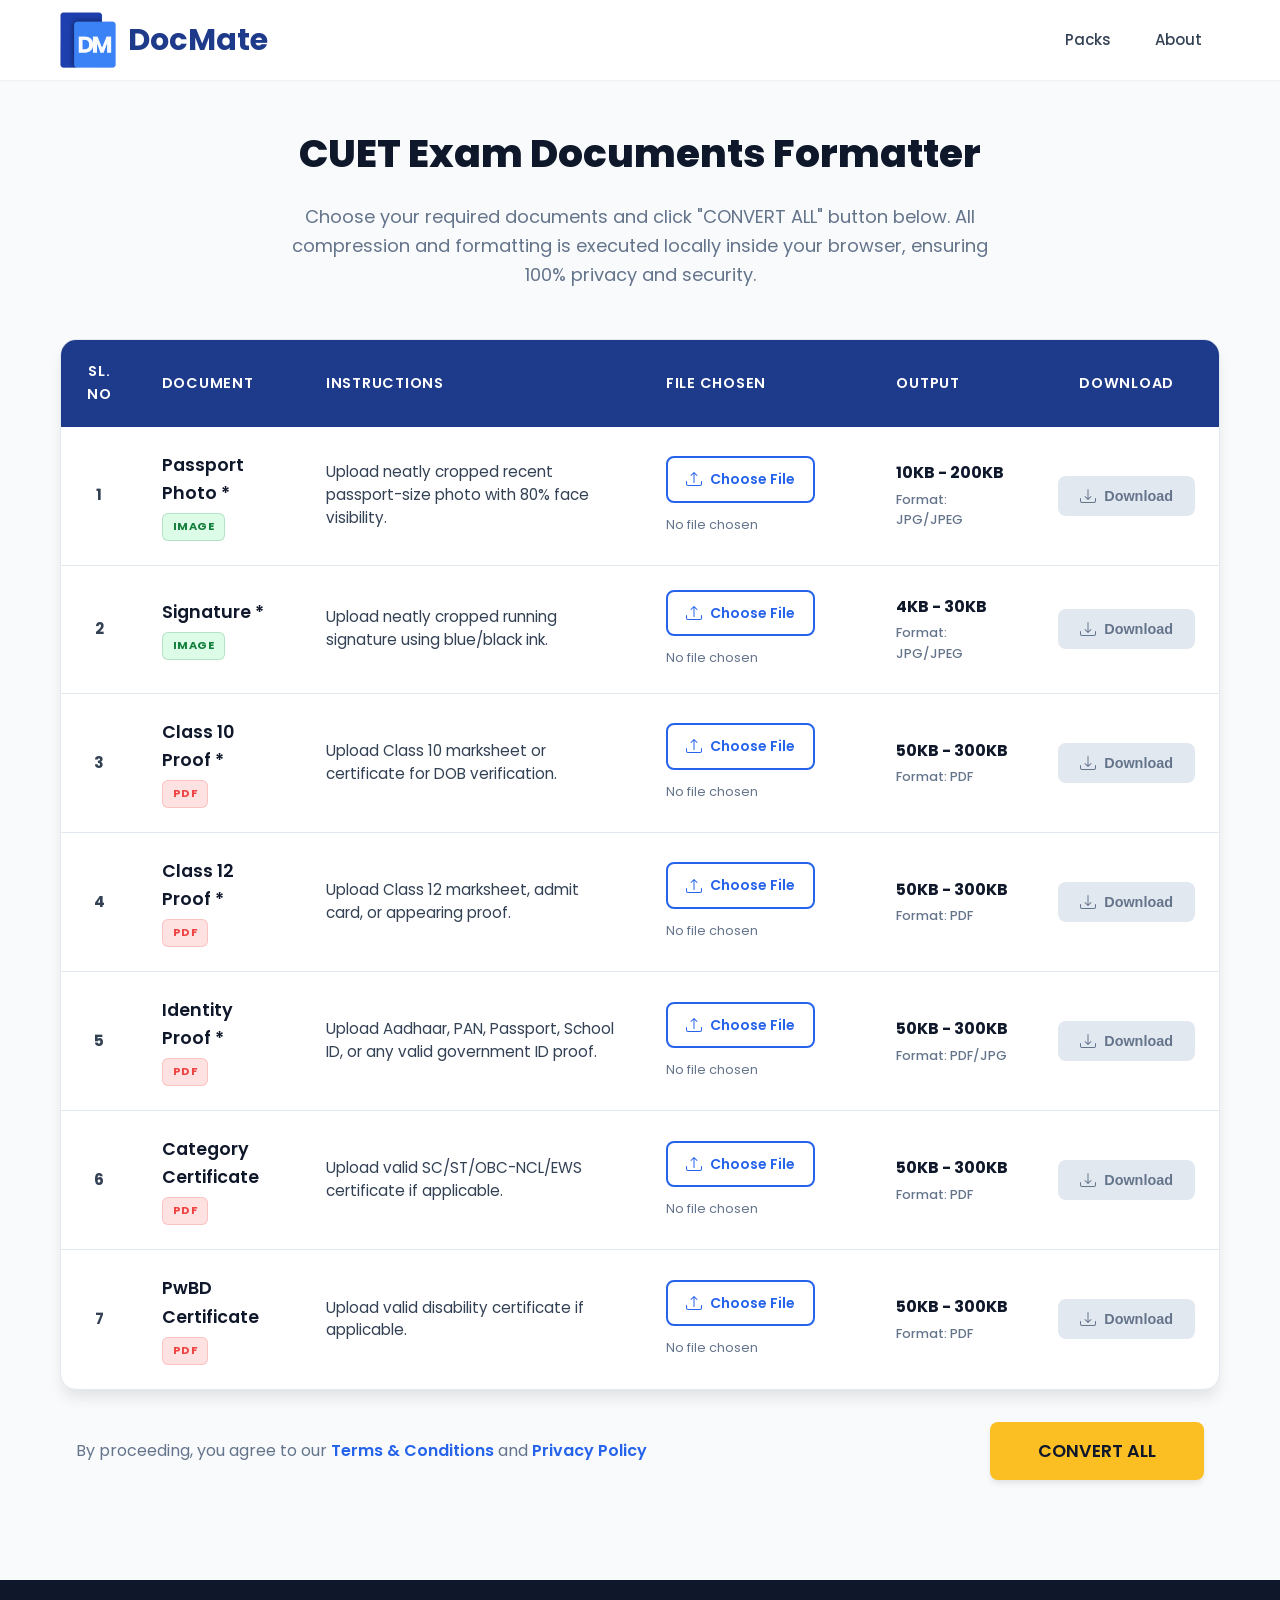
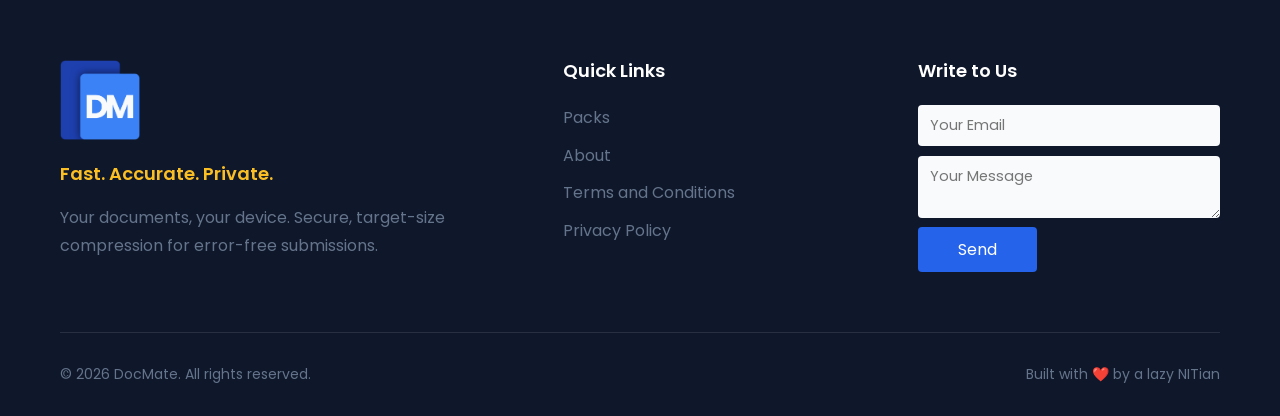
<file: docmate/cuet.html>
<!DOCTYPE html>
<html lang="en">

<head>
    <meta charset="UTF-8">
    <meta name="viewport" content="width=device-width, initial-scale=1.0">
    <meta name="description"
        content="Format all your CUET exam documents with just one click. Compress and format pdfs' and photos locally.">
    <title>DocMate – Format Your CUET Documents Easily</title>
    <link rel="stylesheet" href="styles/style.css">
    <link rel="stylesheet" href="styles/pack.css">
    <link rel="preconnect" href="https://fonts.googleapis.com">
    <link rel="preconnect" href="https://fonts.gstatic.com" crossorigin>
    <link
        href="https://fonts.googleapis.com/css2?family=Poppins:wght@400;500;600;700;800&family=Playfair+Display:wght@700&display=swap"
        rel="stylesheet">
    <link rel="icon" href="pics/logo.png" type="image/png">
</head>

<body>
    <!-- Navigation -->
    <nav class="navbar" id="navbar">
        <div class="nav-container">
            <a href="index.html" class="logo">
                <img src="pics/logo.png" alt="DocMate Logo" class="logo-img">
                <span class="logo-text">DocMate</span>
            </a>
            <ul class="nav-links" id="nav-links">
                <li><a href="index.html#menu" class="nav-link">Packs</a></li>
                <li><a href="index.html#about" class="nav-link">About</a></li>
            </ul>
        </div>
    </nav>

    <!-- PACK Section -->
    <section class="pack-section" id="pack" pack="cuet">
        <div class="container">
            <div class="pack-section-header">
                <h1 id="title" class="pack-section-title">CUET Exam Documents Formatter</h1>
                <p id="subtitle" class="pack-section-subtitle">Choose your required documents and click "CONVERT ALL" button below. All compression and formatting is executed locally inside your browser, ensuring 100% privacy and security.</p>
            </div>

            <div class="table-container">
                <div class="table-responsive">
                    <table class="pack-table">
                        <thead>
                            <tr>
                                <th style="width: 80px; text-align: center;">SL. NO</th>
                                <th style="width: 180px;">Document</th>
                                <th>Instructions</th>
                                <th style="width: 280px;">File Chosen</th>
                                <th style="width: 200px;">Output</th>
                                <th style="width: 180px; text-align: center;">Download</th>
                            </tr>
                        </thead>
                        <tbody id="tablebody"></tbody>
                    </table>
                </div>
            </div>

            <div class="end-panel">
                <div class="info">
                    <p>By proceeding, you agree to our <a href="#">Terms & Conditions</a> and <a href="#">Privacy Policy</a>
                    </p>
                </div>
                <div class="convertbtn">
                    <button id="btn-convert" class="btn-convert">CONVERT ALL</button>
                </div>
            </div>
        </div>
    </section>

    <!-- Footer -->
    <footer class="footer">
        <div class="container">
            <div class="footer-content">
                <div class="footer-brand">
                    <img src="pics/logo.png" alt="DocMate" class="footer-logo">
                    <p class="footer-tagline">Fast. Accurate. Private.</p>
                    <p class="footer-description">Your documents, your device. Secure, target-size compression for
                        error-free submissions.</p>
                </div>
                <div class="footer-links">
                    <h4>Quick Links</h4>
                    <ul>
                        <li><a href="index.html#menu">Packs</a></li>
                        <li><a href="index.html#about">About</a></li>
                        <li><a href="tnc.html#tnc">Terms and Conditions</a></li>
                        <li><a href="tnc.html#privacypolicy">Privacy Policy</a></li>
                    </ul>
                </div>
                <div class="footer-contact">
                    <h4>Write to Us</h4>
                    <form id="contactForm" class="contact-form">
                        <input type="email" id="userEmail" placeholder="Your Email" required>
                        <textarea id="userMessage" placeholder="Your Message" required></textarea>
                        <button type="submit">Send</button>
                    </form>
                    <script>
                        document.getElementById('contactForm').addEventListener('submit', async (e) => {
                            e.preventDefault();
                            const response = await fetch('/api/send', {
                                method: 'POST',
                                headers: { 'Content-Type': 'application/json' },
                                body: JSON.stringify({
                                    email: document.getElementById('userEmail').value,
                                    message: document.getElementById('userMessage').value
                                })
                            });
                            if (response.ok) alert('Message sent securely!');
                        });
                    </script>
                </div>
            </div>
            <div class="footer-bottom">
                <p>&copy; 2026 DocMate. All rights reserved.</p>
                <p>Built with ❤️ by a lazy NITian</p>
            </div>
        </div>
    </footer>


    <script src="scripts/pack.js"></script>
    <!-- Interactive Client-side Scripting -->

</body>

</html>
</file>
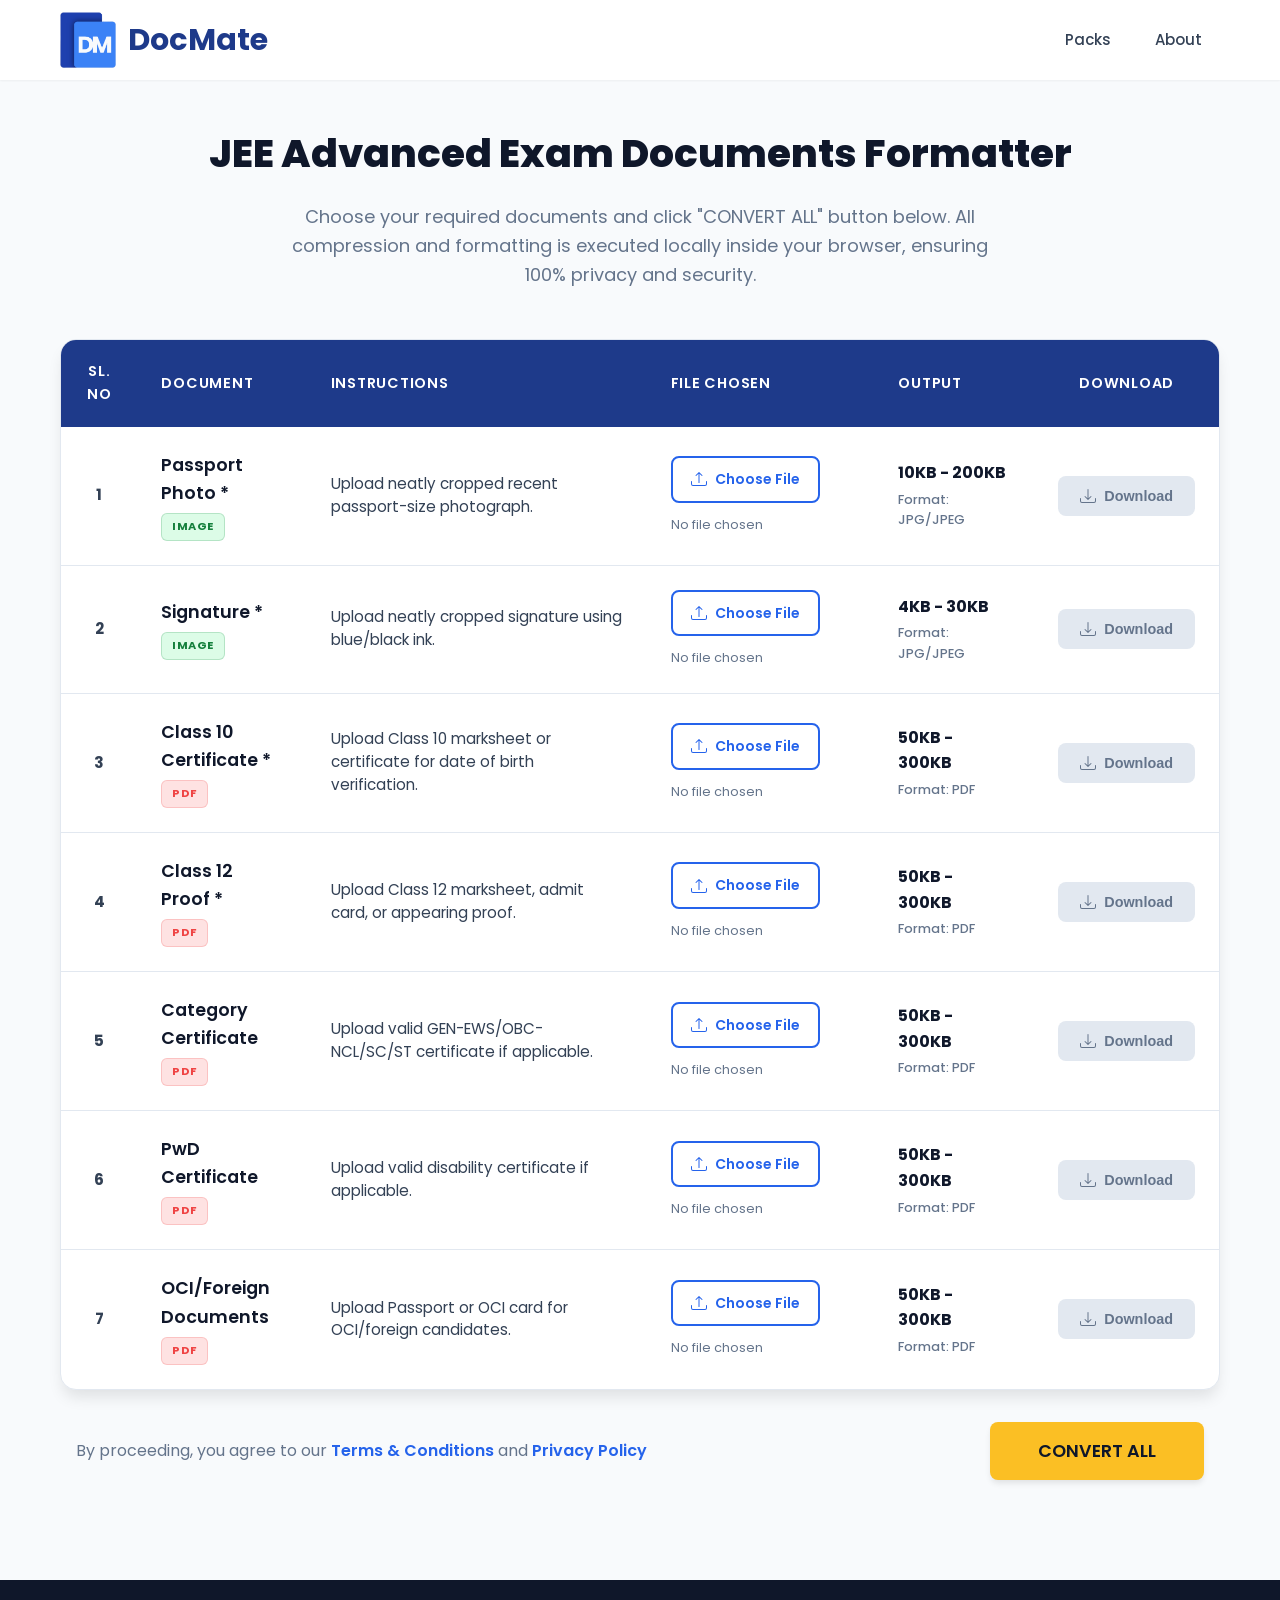
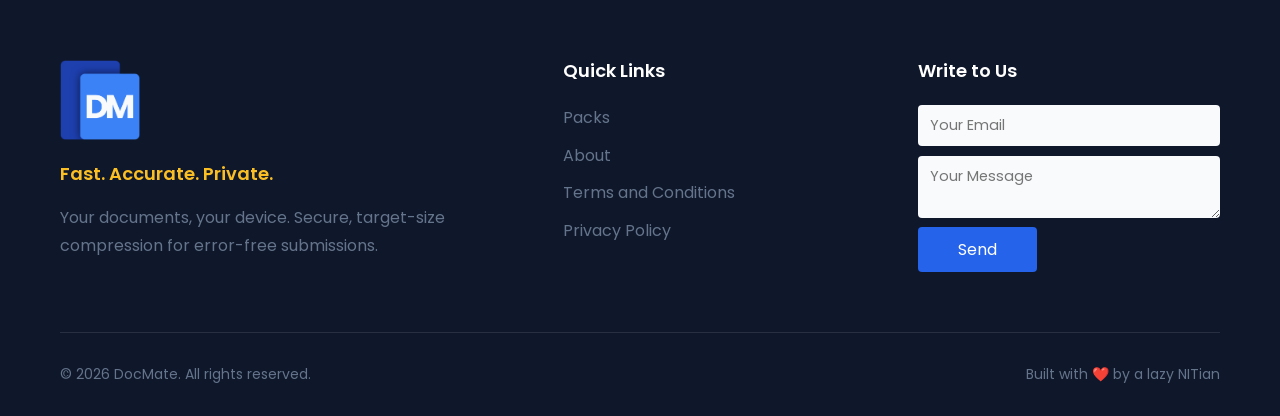
<file: docmate/jeeadv.html>
<!DOCTYPE html>
<html lang="en">

<head>
    <meta charset="UTF-8">
    <meta name="viewport" content="width=device-width, initial-scale=1.0">
    <meta name="description"
        content="Format all your JEE Advanced exam documents with just one click. Compress and format pdfs' and photos locally.">
    <title>DocMate – Format Your JEE Advanced Documents Easily</title>
    <link rel="stylesheet" href="styles/style.css">
    <link rel="stylesheet" href="styles/pack.css">
    <link rel="preconnect" href="https://fonts.googleapis.com">
    <link rel="preconnect" href="https://fonts.gstatic.com" crossorigin>
    <link
        href="https://fonts.googleapis.com/css2?family=Poppins:wght@400;500;600;700;800&family=Playfair+Display:wght@700&display=swap"
        rel="stylesheet">
    <link rel="icon" href="pics/logo.png" type="image/png">
</head>

<body>
    <!-- Navigation -->
    <nav class="navbar" id="navbar">
        <div class="nav-container">
            <a href="index.html" class="logo">
                <img src="pics/logo.png" alt="DocMate Logo" class="logo-img">
                <span class="logo-text">DocMate</span>
            </a>
            <ul class="nav-links" id="nav-links">
                <li><a href="index.html#menu" class="nav-link">Packs</a></li>
                <li><a href="index.html#about" class="nav-link">About</a></li>
            </ul>
        </div>
    </nav>

    <!-- PACK Section -->
    <section class="pack-section" id="pack" pack="jeeadv">
        <div class="container">
            <div class="pack-section-header">
                <h1 id="title" class="pack-section-title">JEE Advanced Exam Documents Formatter</h1>
                <p id="subtitle" class="pack-section-subtitle">Choose your required documents and click "CONVERT ALL" button below. All compression and formatting is executed locally inside your browser, ensuring 100% privacy and security.</p>
            </div>

            <div class="table-container">
                <div class="table-responsive">
                    <table class="pack-table">
                        <thead>
                            <tr>
                                <th style="width: 80px; text-align: center;">SL. NO</th>
                                <th style="width: 180px;">Document</th>
                                <th>Instructions</th>
                                <th style="width: 280px;">File Chosen</th>
                                <th style="width: 200px;">Output</th>
                                <th style="width: 180px; text-align: center;">Download</th>
                            </tr>
                        </thead>
                        <tbody id="tablebody"></tbody>
                    </table>
                </div>
            </div>

            <div class="end-panel">
                <div class="info">
                    <p>By proceeding, you agree to our <a href="#">Terms & Conditions</a> and <a href="#">Privacy Policy</a>
                    </p>
                </div>
                <div class="convertbtn">
                    <button id="btn-convert" class="btn-convert">CONVERT ALL</button>
                </div>
            </div>
        </div>
    </section>

    <!-- Footer -->
    <footer class="footer">
        <div class="container">
            <div class="footer-content">
                <div class="footer-brand">
                    <img src="pics/logo.png" alt="DocMate" class="footer-logo">
                    <p class="footer-tagline">Fast. Accurate. Private.</p>
                    <p class="footer-description">Your documents, your device. Secure, target-size compression for
                        error-free submissions.</p>
                </div>
                <div class="footer-links">
                    <h4>Quick Links</h4>
                    <ul>
                        <li><a href="index.html#menu">Packs</a></li>
                        <li><a href="index.html#about">About</a></li>
                        <li><a href="tnc.html#tnc">Terms and Conditions</a></li>
                        <li><a href="tnc.html#privacypolicy">Privacy Policy</a></li>
                    </ul>
                </div>
                <div class="footer-contact">
                    <h4>Write to Us</h4>
                    <form id="contactForm" class="contact-form">
                        <input type="email" id="userEmail" placeholder="Your Email" required>
                        <textarea id="userMessage" placeholder="Your Message" required></textarea>
                        <button type="submit">Send</button>
                    </form>
                    <script>
                        document.getElementById('contactForm').addEventListener('submit', async (e) => {
                            e.preventDefault();
                            const response = await fetch('/api/send', {
                                method: 'POST',
                                headers: { 'Content-Type': 'application/json' },
                                body: JSON.stringify({
                                    email: document.getElementById('userEmail').value,
                                    message: document.getElementById('userMessage').value
                                })
                            });
                            if (response.ok) alert('Message sent securely!');
                        });
                    </script>
                </div>
            </div>
            <div class="footer-bottom">
                <p>&copy; 2026 DocMate. All rights reserved.</p>
                <p>Built with ❤️ by a lazy NITian</p>
            </div>
        </div>
    </footer>


    <script src="scripts/pack.js"></script>
    <!-- Interactive Client-side Scripting -->

</body>

</html>
</file>
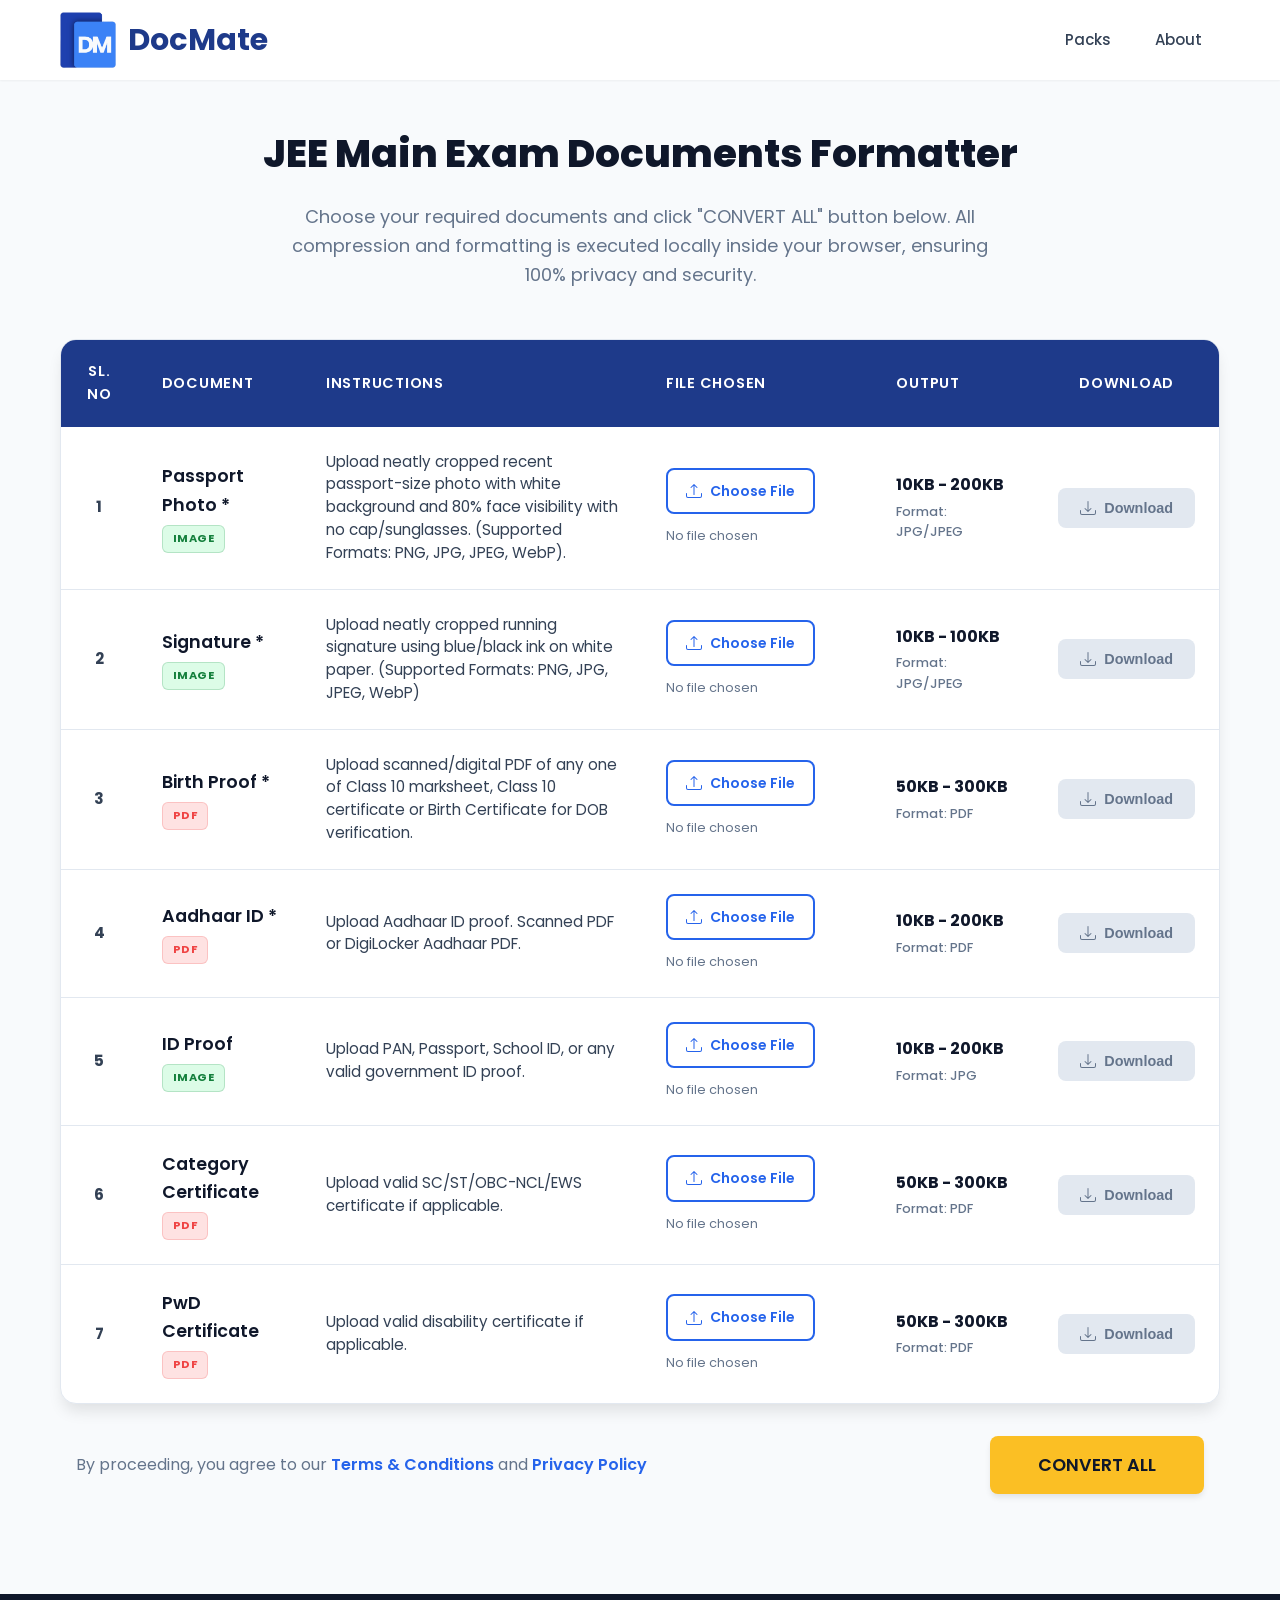
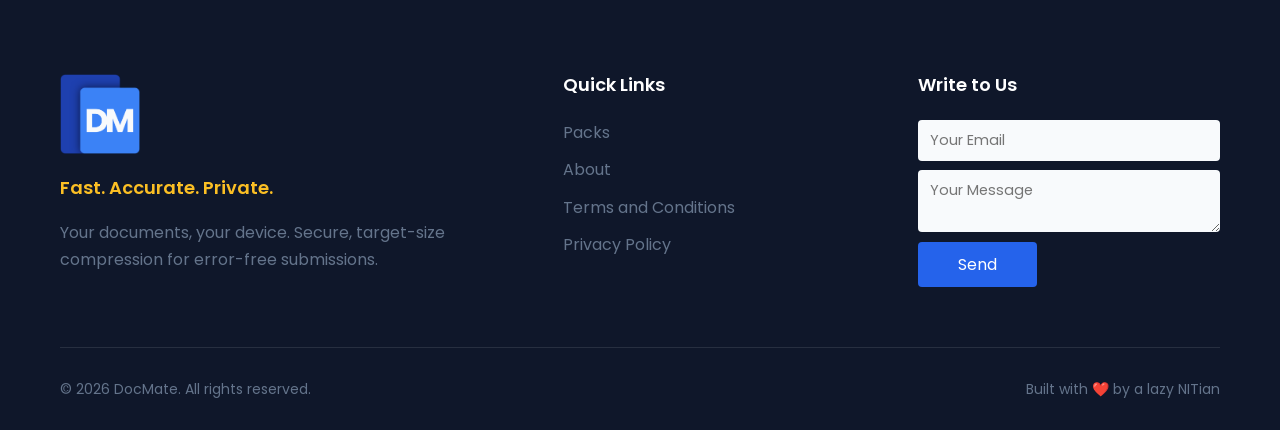
<file: docmate/jeemain.html>
<!DOCTYPE html>
<html lang="en">

<head>
    <meta charset="UTF-8">
    <meta name="viewport" content="width=device-width, initial-scale=1.0">
    <meta name="description"
        content="Format all your JEE Main exam documents with just one click. Compress and format pdfs' and photos locally.">
    <title>DocMate – Format Your JEE Main Documents Easily</title>
    <link rel="stylesheet" href="styles/style.css">
    <link rel="stylesheet" href="styles/pack.css">
    <link rel="preconnect" href="https://fonts.googleapis.com">
    <link rel="preconnect" href="https://fonts.gstatic.com" crossorigin>
    <link
        href="https://fonts.googleapis.com/css2?family=Poppins:wght@400;500;600;700;800&family=Playfair+Display:wght@700&display=swap"
        rel="stylesheet">
    <link rel="icon" href="pics/logo.png" type="image/png">
</head>

<body>
    <!-- Navigation -->
    <nav class="navbar" id="navbar">
        <div class="nav-container">
            <a href="index.html" class="logo">
                <img src="pics/logo.png" alt="DocMate Logo" class="logo-img">
                <span class="logo-text">DocMate</span>
            </a>
            <ul class="nav-links" id="nav-links">
                <li><a href="index.html#menu" class="nav-link">Packs</a></li>
                <li><a href="index.html#about" class="nav-link">About</a></li>
            </ul>
        </div>
    </nav>

    <!-- PACK Section -->
    <section class="pack-section" id="pack" pack="jeemain">
        <div class="container">
            <div class="pack-section-header">
                <h1 id="title" class="pack-section-title">JEE Main Exam Documents Formatter</h1>
                <p id="subtitle" class="pack-section-subtitle">Choose your required documents and click "CONVERT ALL" button below. All compression and formatting is executed locally inside your browser, ensuring 100% privacy and security.</p>
            </div>

            <div class="table-container">
                <div class="table-responsive">
                    <table class="pack-table">
                        <thead>
                            <tr>
                                <th style="width: 80px; text-align: center;">SL. NO</th>
                                <th style="width: 180px;">Document</th>
                                <th>Instructions</th>
                                <th style="width: 280px;">File Chosen</th>
                                <th style="width: 200px;">Output</th>
                                <th style="width: 180px; text-align: center;">Download</th>
                            </tr>
                        </thead>
                        <tbody id="tablebody"></tbody>
                    </table>
                </div>
            </div>

            <div class="end-panel">
                <div class="info">
                    <p>By proceeding, you agree to our <a href="#">Terms & Conditions</a> and <a href="#">Privacy Policy</a>
                    </p>
                </div>
                <div class="convertbtn">
                    <button id="btn-convert" class="btn-convert">CONVERT ALL</button>
                </div>
            </div>
        </div>
    </section>

    <!-- Footer -->
    <footer class="footer">
        <div class="container">
            <div class="footer-content">
                <div class="footer-brand">
                    <img src="pics/logo.png" alt="DocMate" class="footer-logo">
                    <p class="footer-tagline">Fast. Accurate. Private.</p>
                    <p class="footer-description">Your documents, your device. Secure, target-size compression for
                        error-free submissions.</p>
                </div>
                <div class="footer-links">
                    <h4>Quick Links</h4>
                    <ul>
                        <li><a href="index.html#menu">Packs</a></li>
                        <li><a href="index.html#about">About</a></li>
                        <li><a href="tnc.html#tnc">Terms and Conditions</a></li>
                        <li><a href="tnc.html#privacypolicy">Privacy Policy</a></li>
                    </ul>
                </div>
                <div class="footer-contact">
                    <h4>Write to Us</h4>
                    <form id="contactForm" class="contact-form">
                        <input type="email" id="userEmail" placeholder="Your Email" required>
                        <textarea id="userMessage" placeholder="Your Message" required></textarea>
                        <button type="submit">Send</button>
                    </form>
                    <script>
                        document.getElementById('contactForm').addEventListener('submit', async (e) => {
                            e.preventDefault();
                            const response = await fetch('/api/send', {
                                method: 'POST',
                                headers: { 'Content-Type': 'application/json' },
                                body: JSON.stringify({
                                    email: document.getElementById('userEmail').value,
                                    message: document.getElementById('userMessage').value
                                })
                            });
                            if (response.ok) alert('Message sent securely!');
                        });
                    </script>
                </div>
            </div>
            <div class="footer-bottom">
                <p>&copy; 2026 DocMate. All rights reserved.</p>
                <p>Built with ❤️ by a lazy NITian</p>
            </div>
        </div>
    </footer>


    <script src="scripts/pack.js"></script>
    <!-- Interactive Client-side Scripting -->

</body>

</html>
</file>
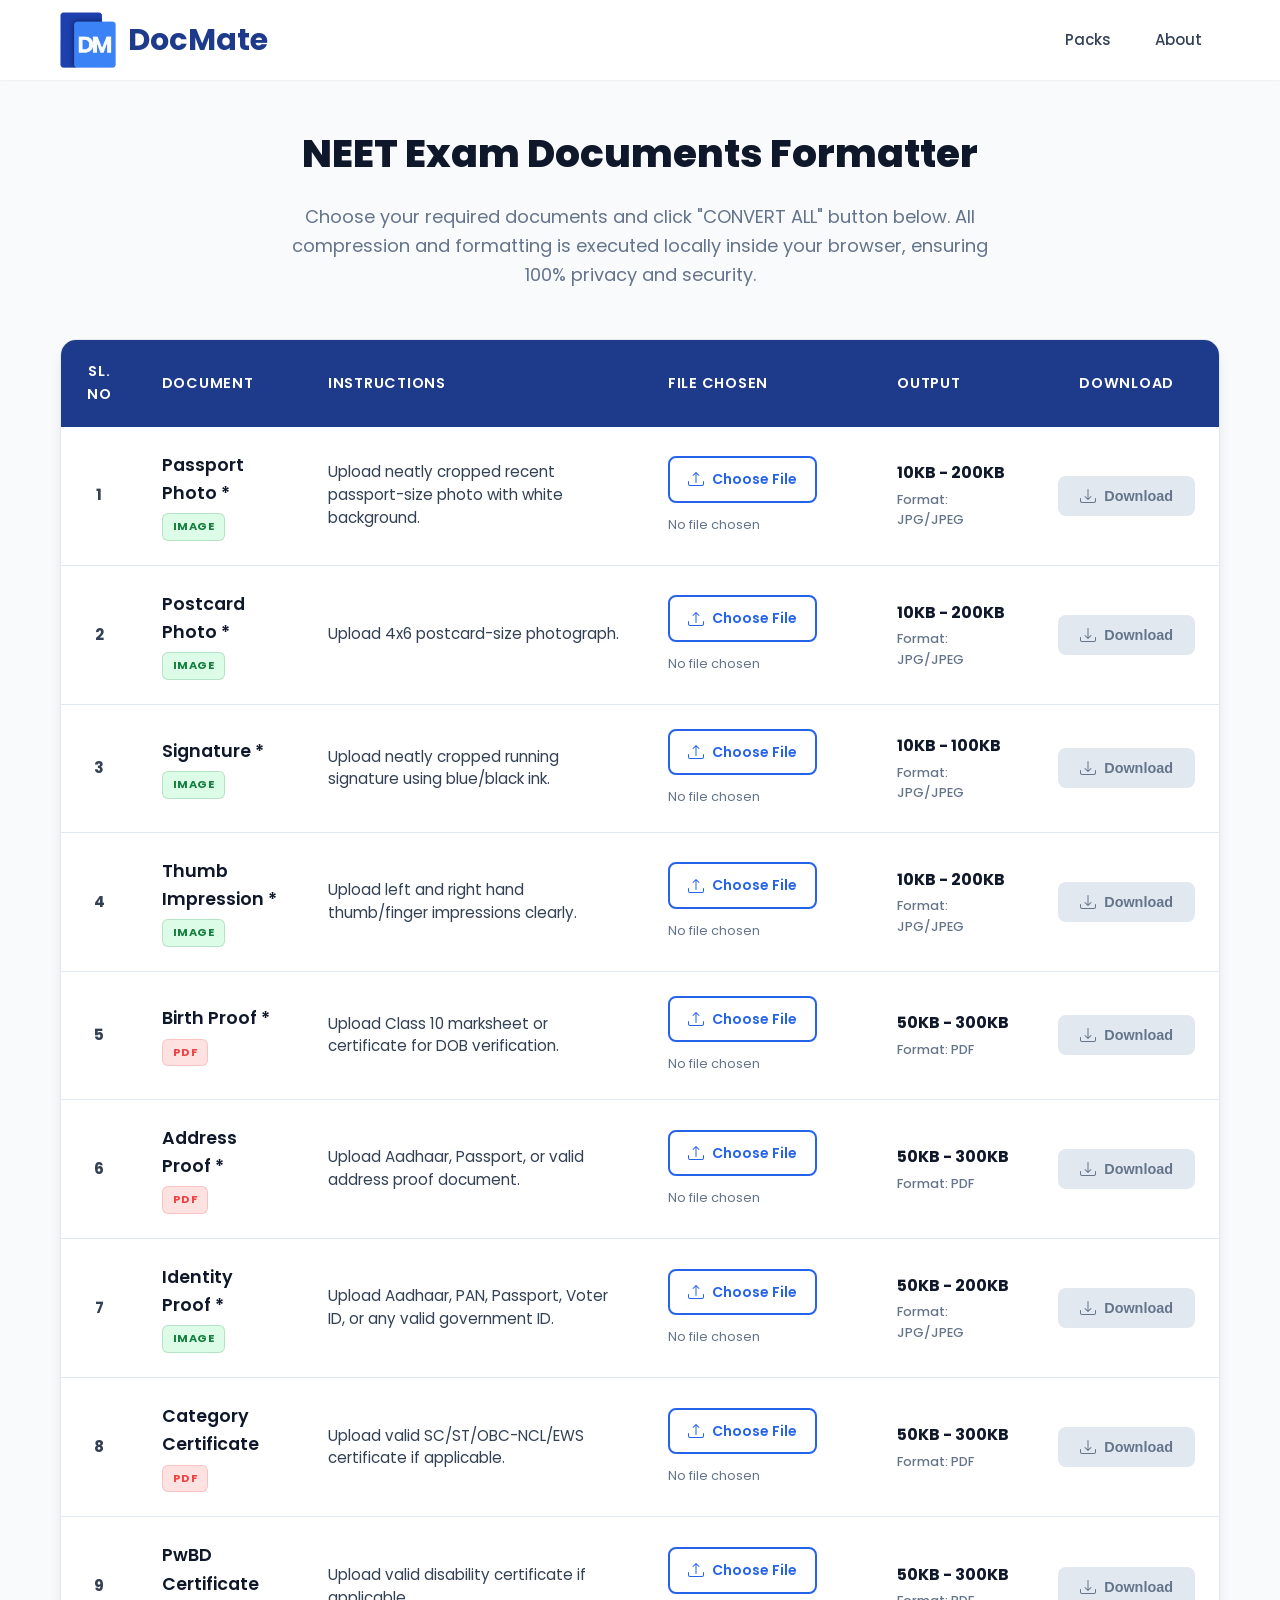
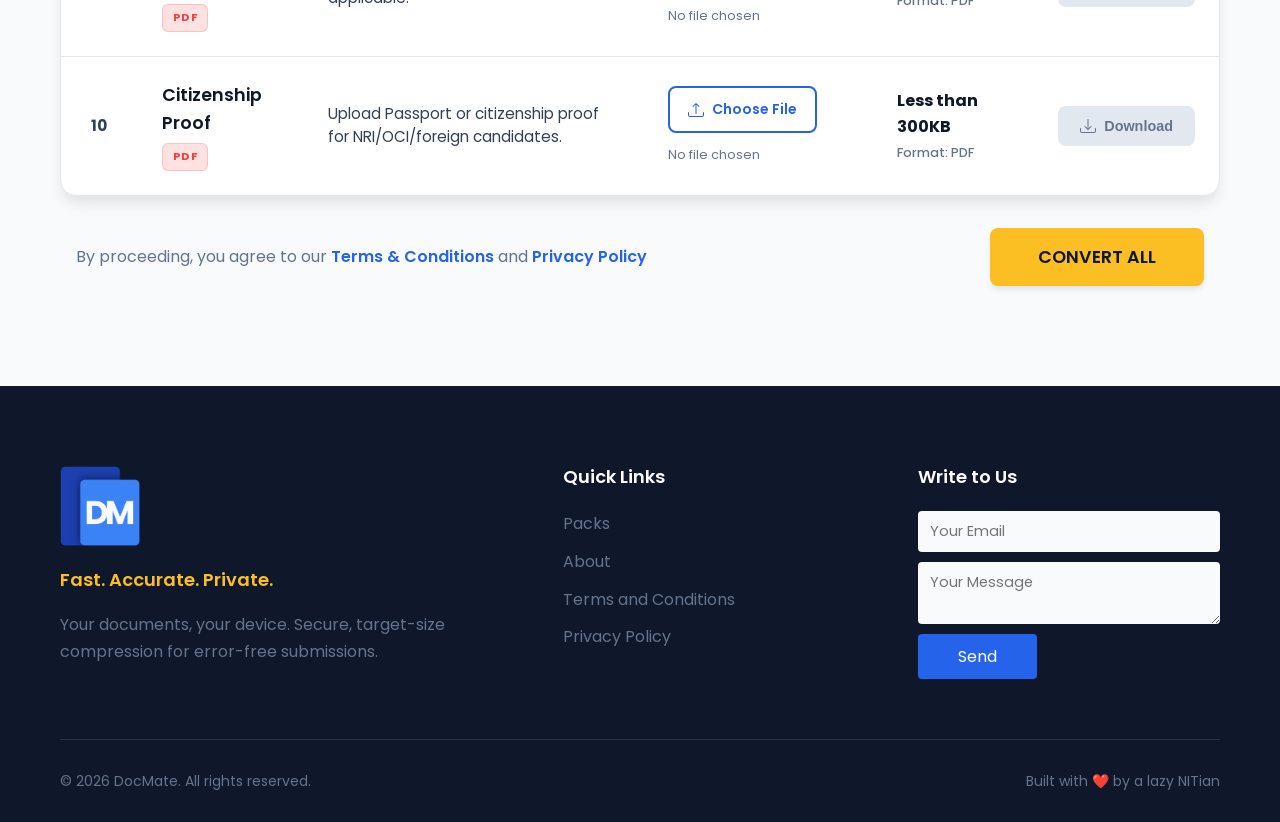
<file: docmate/neet.html>
<!DOCTYPE html>
<html lang="en">

<head>
    <meta charset="UTF-8">
    <meta name="viewport" content="width=device-width, initial-scale=1.0">
    <meta name="description"
        content="Format all your NEET exam documents with just one click. Compress and format pdfs' and photos locally.">
    <title>DocMate – Format Your NEET Documents Easily</title>
    <link rel="stylesheet" href="styles/style.css">
    <link rel="stylesheet" href="styles/pack.css">
    <link rel="preconnect" href="https://fonts.googleapis.com">
    <link rel="preconnect" href="https://fonts.gstatic.com" crossorigin>
    <link
        href="https://fonts.googleapis.com/css2?family=Poppins:wght@400;500;600;700;800&family=Playfair+Display:wght@700&display=swap"
        rel="stylesheet">
    <link rel="icon" href="pics/logo.png" type="image/png">
</head>

<body>
    <!-- Navigation -->
    <nav class="navbar" id="navbar">
        <div class="nav-container">
            <a href="index.html" class="logo">
                <img src="pics/logo.png" alt="DocMate Logo" class="logo-img">
                <span class="logo-text">DocMate</span>
            </a>
            <ul class="nav-links" id="nav-links">
                <li><a href="index.html#menu" class="nav-link">Packs</a></li>
                <li><a href="index.html#about" class="nav-link">About</a></li>
            </ul>
        </div>
    </nav>

    <!-- PACK Section -->
    <section class="pack-section" id="pack" pack="neet">
        <div class="container">
            <div class="pack-section-header">
                <h1 id="title" class="pack-section-title">NEET Exam Documents Formatter</h1>
                <p id="subtitle" class="pack-section-subtitle">Choose your required documents and click "CONVERT ALL" button below. All compression and formatting is executed locally inside your browser, ensuring 100% privacy and security.</p>
            </div>

            <div class="table-container">
                <div class="table-responsive">
                    <table class="pack-table">
                        <thead>
                            <tr>
                                <th style="width: 80px; text-align: center;">SL. NO</th>
                                <th style="width: 180px;">Document</th>
                                <th>Instructions</th>
                                <th style="width: 280px;">File Chosen</th>
                                <th style="width: 200px;">Output</th>
                                <th style="width: 180px; text-align: center;">Download</th>
                            </tr>
                        </thead>
                        <tbody id="tablebody"></tbody>
                    </table>
                </div>
            </div>

            <div class="end-panel">
                <div class="info">
                    <p>By proceeding, you agree to our <a href="#">Terms & Conditions</a> and <a href="#">Privacy Policy</a>
                    </p>
                </div>
                <div class="convertbtn">
                    <button id="btn-convert" class="btn-convert">CONVERT ALL</button>
                </div>
            </div>
        </div>
    </section>

    <!-- Footer -->
    <footer class="footer">
        <div class="container">
            <div class="footer-content">
                <div class="footer-brand">
                    <img src="pics/logo.png" alt="DocMate" class="footer-logo">
                    <p class="footer-tagline">Fast. Accurate. Private.</p>
                    <p class="footer-description">Your documents, your device. Secure, target-size compression for
                        error-free submissions.</p>
                </div>
                <div class="footer-links">
                    <h4>Quick Links</h4>
                    <ul>
                        <li><a href="index.html#menu">Packs</a></li>
                        <li><a href="index.html#about">About</a></li>
                        <li><a href="tnc.html#tnc">Terms and Conditions</a></li>
                        <li><a href="tnc.html#privacypolicy">Privacy Policy</a></li>
                    </ul>
                </div>
                <div class="footer-contact">
                    <h4>Write to Us</h4>
                    <form id="contactForm" class="contact-form">
                        <input type="email" id="userEmail" placeholder="Your Email" required>
                        <textarea id="userMessage" placeholder="Your Message" required></textarea>
                        <button type="submit">Send</button>
                    </form>
                    <script>
                        document.getElementById('contactForm').addEventListener('submit', async (e) => {
                            e.preventDefault();
                            const response = await fetch('/api/send', {
                                method: 'POST',
                                headers: { 'Content-Type': 'application/json' },
                                body: JSON.stringify({
                                    email: document.getElementById('userEmail').value,
                                    message: document.getElementById('userMessage').value
                                })
                            });
                            if (response.ok) alert('Message sent securely!');
                        });
                    </script>
                </div>
            </div>
            <div class="footer-bottom">
                <p>&copy; 2026 DocMate. All rights reserved.</p>
                <p>Built with ❤️ by a lazy NITian</p>
            </div>
        </div>
    </footer>


    <script src="scripts/pack.js"></script>
    <!-- Interactive Client-side Scripting -->

</body>

</html>
</file>
<file: docmate/styles/style.css>
/* ============================================
   DocMate - LANDING PAGE STYLES
   Royal Blue Theme 
   ============================================ */

/* CSS Variables */
:root {
    --primary-blue: #1e3a8a;
    --primary-blue-light: #3b82f6;
    --primary-blue-dark: #1e40af;
    --royal-blue: #2563eb;
    --accent-gold: #fbbf24;
    --accent-yellow: #fcd34d;
    --accent-red: #ef4444;
    --white: #ffffff;
    --off-white: #f8fafc;
    --light-gray: #e2e8f0;
    --medium-gray: #64748b;
    --dark-gray: #334155;
    --black: #0f172a;
    
    --font-primary: 'Poppins', sans-serif;
    --font-display: 'Playfair Display', serif;
    
    --shadow-sm: 0 1px 2px rgba(0, 0, 0, 0.05);
    --shadow-md: 0 4px 6px -1px rgba(0, 0, 0, 0.1);
    --shadow-lg: 0 10px 15px -3px rgba(0, 0, 0, 0.1);
    --shadow-xl: 0 20px 25px -5px rgba(0, 0, 0, 0.1);
    
    --transition-fast: 0.2s ease;
    --transition-normal: 0.3s ease;
    --transition-slow: 0.5s ease;
}

/* Reset & Base Styles */
*, *::before, *::after {
    margin: 0;
    padding: 0;
    box-sizing: border-box;
}

html {
    scroll-behavior: smooth;
    scroll-padding-top: 80px;
}

body {
    font-family: var(--font-primary);
    font-size: 16px;
    line-height: 1.6;
    color: var(--dark-gray);
    background-color: var(--white);
    overflow-x: hidden;
}

/* Container */
.container {
    width: 100%;
    max-width: 1200px;
    margin: 0 auto;
    padding: 0 20px;
}

/* Typography */
h1, h2, h3, h4, h5, h6 {
    font-family: var(--font-primary);
    font-weight: 700;
    line-height: 1.2;
    color: var(--black);
}

a {
    text-decoration: none;
    color: inherit;
}

img {
    max-width: 100%;
    height: auto;
    display: block;
}

/* Section Styles */
section {
    padding: 100px 0;
}

.section-header {
    text-align: center;
    margin-bottom: 60px;
}

.section-tag {
    display: inline-block;
    padding: 8px 20px;
    background-color: rgba(37, 99, 235, 0.1);
    color: var(--royal-blue);
    font-size: 0.875rem;
    font-weight: 600;
    text-transform: uppercase;
    letter-spacing: 1px;
    border-radius: 30px;
    margin-bottom: 16px;
}

.section-title {
    font-size: 2.45rem;
    font-weight: 800;
    color: var(--black);
    margin-top: 40px;
    margin-bottom: 16px;
}

.section-subtitle {
    font-size: 1.125rem;
    color: var(--medium-gray);
    max-width: 600px;
    margin: 0 auto;
}

/* ============================================
   NAVIGATION
   ============================================ */
.navbar {
    position: fixed;
    top: 0;
    left: 0;
    right: 0;
    z-index: 1000;
    background-color: rgba(255, 255, 255, 0.95);
    backdrop-filter: blur(10px);
    box-shadow: var(--shadow-sm);
    transition: background-color var(--transition-normal), box-shadow var(--transition-normal);
}

.navbar.scrolled {
    background-color: var(--white);
    box-shadow: var(--shadow-md);
}

.nav-container {
    display: flex;
    align-items: center;
    justify-content: space-between;
    max-width: 1200px;
    margin: 0 auto;
    padding: 12px 20px;
}

.logo {
    display: flex;
    align-items: center;
}

.logo-img {
    height: 56px;
    width: auto;
}
.logo-text {
    font-size: 1.9rem;
    font-weight: 700;
    color: var(--primary-blue);
    margin-left: 12px;
}

.nav-links {
    display: flex;
    align-items: center;
    gap: 8px;
    list-style: none;
}

.nav-link {
    padding: 10px 18px;
    font-size: 0.9375rem;
    font-weight: 500;
    color: var(--dark-gray);
    border-radius: 6px;
    transition: color var(--transition-fast), background-color var(--transition-fast);
}

.nav-link:hover,
.nav-link.active {
    color: var(--royal-blue);
    background-color: rgba(37, 99, 235, 0.08);
}


/* ============================================
   ABOUT SECTION
   ============================================ */
.about {
    background-color: var(--white);
}

.about-content {
    display: grid;
    grid-template-columns: 1fr 1fr;
    gap: 60px;
    align-items: center;
}

.about-image {
    position: relative;
    border-radius: 16px;
    overflow: hidden;
    box-shadow: var(--shadow-xl);
}

.about-image::before {
    content: '';
    position: absolute;
    top: -10px;
    left: -10px;
    right: 10px;
    bottom: 10px;
    border: 3px solid var(--royal-blue);
    border-radius: 16px;
    z-index: -1;
}

.about-image img {
    width: 100%;
    height: 718px;
    object-fit: cover;
    transition: transform var(--transition-slow);
}

.about-image:hover img {
    transform: scale(1.03);
}

.about-text h3, h4{
    font-size: 1.75rem;
    margin-bottom: 20px;
    color: var(--primary-blue);
}

.about-text > p {
    font-size: 1.0625rem;
    color: var(--medium-gray);
    margin-bottom: 30px;
    line-height: 1.8;
}


/* ============================================
   MENU SECTION
   ============================================ */
.menu {
    background-color: var(--off-white);
}

.menu-grid {
    display: grid;
    grid-template-columns: repeat(4, 1fr);
    gap: 30px;
}

.menu-card {
    background-color: var(--white);
    border-radius: 16px;
    overflow: hidden;
    box-shadow: var(--shadow-md);
    cursor: pointer;
    transition: transform var(--transition-normal), box-shadow var(--transition-normal);
}

.menu-card:hover {
    transform: translateY(-8px);
    box-shadow: var(--shadow-xl);
}

.menu-card-image {
    position: relative;
    height: 200px;
    overflow: hidden;
}

.menu-card-image img {
    width: 100%;
    height: 100%;
    object-fit: cover;
    transition: transform var(--transition-slow);
}

.menu-card:hover .menu-card-image img {
    transform: scale(1.1);
}

.menu-badge {
    position: absolute;
    top: 12px;
    left: 12px;
    padding: 6px 14px;
    background-color: var(--royal-blue);
    color: var(--white);
    font-size: 0.75rem;
    font-weight: 600;
    border-radius: 20px;
    text-transform: uppercase;
    letter-spacing: 0.5px;
    background-color: #09a672;
}

.menu-card-content {
    padding: 24px;
}

.menu-card-content h3 {
    font-size: 1.25rem;
    font-weight: 700;
    margin-bottom: 10px;
    color: var(--black);
}

.menu-card-content p {
    font-size: 0.9375rem;
    color: var(--medium-gray);
    line-height: 1.6;
}

/* ============================================
   FOOTER
   ============================================ */
.footer {
    background-color: var(--black);
    color: var(--white);
    padding: 80px 0 30px;
}

.footer-content {
    display: grid;
    grid-template-columns: 1.5fr 1fr 1fr;
    gap: 60px;
    margin-bottom: 60px;
}

.footer-logo {
    height: 80px;
    width: auto;
    margin-bottom: 20px;
}

.footer-tagline {
    font-size: 1.125rem;
    color: var(--accent-gold);
    font-weight: 600;
    margin-bottom: 16px;
}

.footer-description {
    color: var(--medium-gray);
    line-height: 1.7;
}

.footer-links h4,
.footer-contact h4 {
    font-size: 1.125rem;
    color: var(--white);
    margin-bottom: 24px;
    font-weight: 600;
}

.footer-links ul {
    list-style: none;
}

.footer-links li {
    margin-bottom: 12px;
}

.footer-links a {
    color: var(--medium-gray);
    transition: color var(--transition-fast), padding-left var(--transition-fast);
}

.footer-links a:hover {
    color: var(--accent-gold);
    padding-left: 8px;
}

.contact-form {
    display: flex;
    flex-direction: column;
    gap: 0.6rem;
}
.contact-form input,
.contact-form textarea {
    padding: 10px 12px;
    border: none;
    border-radius: 4px;
    background-color: var(--off-white);
    color: var(--dark-gray);
    font-family: var(--font-primary);
    font-size: 0.9rem;
}
.contact-form textarea:focus,
.contact-form input:focus {
    outline: 1px solid var(--royal-blue);
    background-color: var(--white);
}

.contact-form button {
    align-self: flex-start;
    padding: 10px 40px;
    background-color: var(--royal-blue);
    color: var(--white);
    font-family: var(--font-primary);
    font-size: 1rem;
    font-weight: 0;
    border: none;
    border-radius: 4px;
    cursor: pointer;
    transition: background-color var(--transition-fast);
}
.contact-form button:hover {
    background-color: var(--accent-gold);
}

.footer-bottom {
    padding-top: 30px;
    border-top: 1px solid rgba(255, 255, 255, 0.1);
    display: flex;
    justify-content: space-between;
    align-items: center;
}

.footer-bottom p {
    color: var(--medium-gray);
    font-size: 0.875rem;
}

/* ============================================
   RESPONSIVE DESIGN
   ============================================ */
@media (max-width: 1024px) {
    .menu-grid {
        grid-template-columns: repeat(2, 1fr);
    }
    
    .about-content {
        gap: 40px;
    }
    
    .footer-content {
        grid-template-columns: 1fr 1fr;
    }
}

@media (max-width: 768px) {
    /* Navigation Mobile */
    .nav-links a{
        padding: 10px 15px;
    }

    .logo-img {
        height: 46px;
        width: auto;
    }

    .logo span {
        display: block;
        font-size: 1.7rem;
    }
    
    .nav-links.active {
        transform: translateY(0);
        opacity: 1;
        visibility: visible;
    }
    
    .nav-link {
        display: block;
        padding: 16px 20px;
        border-bottom: 1px solid var(--light-gray);
    }
    
    /* Sections Mobile */
    section {
        padding: 60px 0;
    }
    
    .section-title {
        font-size: 2rem;
    }
    
    /* About Mobile */
    .about-content {
        grid-template-columns: 1fr;
    }
    
    .about-image img {
        height: 300px;
    }
    
    .about-image::before {
        display: none;
    }

    /* Menu Mobile */
    .menu-grid {
        grid-template-columns: 1fr;
        gap: 20px;
    }
    
    /* Footer Mobile */
    .footer-content {
        grid-template-columns: 1fr;
        gap: 40px;
    }
    
    .footer-bottom {
        flex-direction: column;
        gap: 10px;
        text-align: center;
    }
}

@media (max-width: 390px) {
    /* Navigation Mobile */
    .nav-container {
        padding: 8px 10px;
    }
    .nav-links a{
        padding: 10px 15px;
    }

    .logo-img {
        height: 32px;
        width: auto;
    }

    .logo span {
        display: block;
        font-size: 1.3rem;
        margin-left: 8px;
    }
    
    .nav-link {
        display: block;
        padding: 12px 15px;
        border-bottom: 1px solid var(--light-gray);
    }

}
</file>
<file: docmate/styles/pack.css>
/* ============================================
   DocMate - PACK STYLES
   ============================================ */

/* Main Container Section */
.pack-section {
    background-color: var(--off-white);
    padding: 130px 0 100px;
    min-height: calc(100vh - 80px);
}

.pack-section-header {
    text-align: center;
    margin-bottom: 50px;
}

.pack-section-title {
    font-size: 2.45rem;
    font-weight: 800;
    color: var(--black);
    margin-bottom: 16px;
    position: relative;
    display: inline-block;
}

.pack-section-subtitle {
    font-size: 1.125rem;
    color: var(--medium-gray);
    max-width: 700px;
    margin: 10px auto 0;
    line-height: 1.6;
}

/* Table Responsive Wrapper & Card */
.table-container {
    background-color: var(--white);
    border-radius: 16px;
    box-shadow: var(--shadow-lg);
    overflow: hidden;
    margin-top: 30px;
    border: 1px solid var(--light-gray);
}

.table-responsive {
    width: 100%;
    overflow-x: auto;
    -webkit-overflow-scrolling: touch;
}

/* Table Elements */
.pack-table {
    width: 100%;
    border-collapse: collapse;
    text-align: left;
    min-width: 900px;
    /* Ensures table headers don't squish excessively */
}

.pack-table th {
    background-color: var(--primary-blue);
    color: var(--white);
    font-family: var(--font-primary);
    font-weight: 600;
    font-size: 0.9rem;
    text-transform: uppercase;
    letter-spacing: 0.75px;
    padding: 20px 24px;
    border: none;
}

.pack-table td {
    padding: 24px;
    border-bottom: 1px solid var(--light-gray);
    vertical-align: middle;
    font-size: 0.95rem;
    color: var(--dark-gray);
}

.pack-table tbody tr:last-child td {
    border-bottom: none;
}

.pack-table tbody tr {
    transition: background-color var(--transition-fast);
}

.pack-table tbody tr:hover {
    background-color: rgba(37, 99, 235, 0.02);
}

/* Row columns specifics */
.col-sl {
    font-weight: 700;
    color: var(--medium-gray);
    font-size: 1.1rem;
    text-align: center;
}

.col-doc {
    font-weight: 600;
}

.doc-name-container {
    display: flex;
    flex-direction: column;
    gap: 6px;
}

.doc-name {
    font-size: 1.1rem;
    color: var(--black);
}

/* Badges */
.doc-badge {
    display: inline-block;
    padding: 4px 10px;
    border-radius: 6px;
    font-size: 0.7rem;
    font-weight: 700;
    text-transform: uppercase;
    letter-spacing: 0.5px;
    width: fit-content;
}

.badge-pdf {
    background-color: #fee2e2;
    color: var(--accent-red);
    border: 1px solid rgba(239, 68, 68, 0.2);
}

.badge-image {
    background-color: #dcfce7;
    color: #15803d;
    border: 1px solid rgba(21, 128, 61, 0.2);
}

.col-instructions {
    min-width: 340px;  
    line-height: 1.5;
    color: var(--medium-gray);
}

/* Custom File Upload Widget */
.file-upload-wrapper {
    display: flex;
    flex-direction: column;
    align-items: flex-start;
    gap: 8px;
}

.file-input-hidden {
    display: none;
}

.btn-choose {
    display: inline-flex;
    align-items: center;
    gap: 8px;
    padding: 10px 18px;
    background-color: var(--white);
    color: var(--royal-blue);
    border: 2px solid var(--royal-blue);
    border-radius: 8px;
    font-weight: 600;
    font-size: 0.875rem;
    cursor: pointer;
    transition: all var(--transition-fast);
}

.btn-choose:hover {
    background-color: var(--royal-blue);
    color: var(--white);
    transform: translateY(-2px);
    box-shadow: var(--shadow-md);
}

.btn-choose svg {
    transition: transform var(--transition-fast);
}

.btn-choose:hover svg {
    transform: translateY(-2px);
}

.file-info {
    font-size: 0.8rem;
    color: var(--medium-gray);
    margin-top: 4px;
    max-width: 240px;
}

.file-name {
    display: block;
    color: var(--black);
    font-weight: 500;
    word-break: break-all;
    margin-bottom: 2px;
}

.file-size-meta {
    color: var(--medium-gray);
    font-size: 0.75rem;
}

/* Output specs */
.col-output {
    vertical-align: middle;
}

.output-spec {
    display: block;
    font-size: 1rem;
    font-weight: 700;
    color: var(--black);
    margin-bottom: 4px;
}

.output-format {
    display: block;
    font-size: 0.8rem;
    color: var(--medium-gray);
    font-weight: 500;
}

.end-panel {
    margin-top: 2rem;
    display: flex;
    justify-content: space-between;
    align-items: center;
}

.info p {
    font-size: 1rem;
    margin-left: 1rem;
    color: var(--medium-gray);
}

.info a {
    color: var(--royal-blue);
    font-weight: 600;
    text-decoration: none;
    transition: color var(--transition-fast);
}

.info a:hover {
    color: var(--accent-gold);
}

.btn-convert {
    margin-right: 1rem;
    display: inline-flex;
    align-items: center;
    justify-content: center;
    gap: 8px;
    background-color: var(--accent-gold);
    color: var(--black);
    border: none;
    border-radius: 8px;
    font-family: var(--font-primary);
    font-weight: 600;
    font-size: 1.1rem;
    cursor: pointer;
    transition: all var(--transition-fast);
    box-shadow: var(--shadow-md);
    padding: 1rem 3rem;
}

.btn-convert:hover:not(:disabled) {
    background-color: var(--accent-yellow);
    transform: translateY(-2px);
    box-shadow: var(--shadow-lg);
}

.btn-convert:active:not(:disabled) {
    transform: translateY(0);
}

.btn-convert:disabled {
    background-color: var(--light-gray);
    color: var(--medium-gray);
    cursor: not-allowed;
    box-shadow: none;
    transform: none;
}

/* Status Indicator */
.status-container {
    display: flex;
    align-items: center;
    gap: 8px;
    margin-top: 6px;
    font-size: 0.8rem;
    font-weight: 500;
}

.spinner {
    width: 14px;
    height: 14px;
    border: 2px solid var(--light-gray);
    border-top: 2px solid var(--royal-blue);
    border-radius: 50%;
    animation: spin 0.8s linear infinite;
}

@keyframes spin {
    0% {
        transform: rotate(0deg);
    }

    100% {
        transform: rotate(360deg);
    }
}

.status-text-working {
    color: var(--royal-blue);
}

.status-success {
    color: #16a34a;
    display: flex;
    align-items: center;
    gap: 4px;
}

.status-success-icon {
    font-weight: 700;
}

.status-savings {
    font-size: 0.75rem;
    color: #16a34a;
    background-color: #dcfce7;
    padding: 2px 6px;
    border-radius: 4px;
    font-weight: 600;
    margin-left: 4px;
}

.status-error {
    color: var(--accent-red);
}

/* Download Button */
.btn-download {
    display: inline-flex;
    align-items: center;
    justify-content: center;
    gap: 8px;
    padding: 12px 22px;
    background-color: var(--accent-gold);
    color: var(--black);
    border: none;
    border-radius: 8px;
    font-weight: 700;
    font-size: 0.9rem;
    cursor: pointer;
    transition: all var(--transition-fast);
    box-shadow: var(--shadow-md);
    width: 100%;
}

.btn-download:hover:not(:disabled) {
    background-color: var(--accent-yellow);
    transform: translateY(-2px);
    box-shadow: var(--shadow-lg);
}

.btn-download:active:not(:disabled) {
    transform: translateY(0);
}

.btn-download:disabled {
    background-color: var(--light-gray);
    color: var(--medium-gray);
    cursor: not-allowed;
    box-shadow: none;
    transform: none;
}



@media (max-width: 900px) {

    .pack-section {
        padding: 120px 0 100px;
    }
    .table-responsive, .table-container, .tbody, .pack-table {
        background: transparent;
    }
    /* ── Hide table header ── */
    .pack-table thead {
        display: none;
    }

    /* ── Table becomes a block ── */
    .pack-table,
    .pack-table tbody,
    .pack-table tr,
    .pack-table td {
        display: block;
        min-width: 80%;
    }

    /* ── Each row becomes a card ── */
    .pack-table tbody tr {
        background: var(--white);
        border: 1px solid var(--light-gray);
        border-radius: 12px;
        margin: 0.5rem 0.4rem 0.5rem;
        padding: 1rem;
        position: relative;
    }

    /* ── Hide SL.NO cell, show as badge instead ── */
    .pack-table td.col-sl {
        display: none;
    }

    /* ── Serial number badge (top-right of card) ── */
    .pack-table tbody tr::before {
        content: attr(data-serial);
        position: absolute;
        top: 14px;
        right: 14px;
        width: 26px;
        height: 26px;
        background: var(--primary-blue);
        color: var(--white);
        font-family: var(--font-primary);
        font-size: 0.85rem;
        font-weight: 600;
        border-radius: 50%;
        display: flex;
        align-items: center;
        justify-content: center;
    }

    /* ── Document name cell ── */
    .pack-table td.col-doc {
        padding: 0 0 10px 0;
        border-bottom: 1px solid var(--light-gray);
        margin-bottom: 10px;
    }

    .doc-name-container {
        display: flex;
        flex-direction: row;
        align-items: left;
        gap: 8px;
    }

    .doc-name {
        margin-left: 0.5rem;
        order: 2;
        font-size: 15px;
        font-weight: 600;
        color: var(--black);
        font-family: var(--font-primary);
    }

    .doc-badge {
        order: 1;
        width: 4rem;
        text-align: center;
    }

    /* ── Instructions cell ── */
    .pack-table td.col-instructions {
        font-size: 13px;
        color: var(--medium-gray);
        line-height: 1.6;
        padding: 0 0 12px 0;
        border-bottom: 1px solid var(--light-gray);
        margin-bottom: 12px;
    }

    /* ── Section labels via data-label ── */
    .pack-table td.col-file::before,
    .pack-table td.col-output::before,
    .pack-table td.col-download::before {
        display: block;
        font-family: var(--font-primary);
        font-size: 10px;
        font-weight: 600;
        letter-spacing: 0.07em;
        text-transform: uppercase;
        color: var(--medium-gray);
        margin-bottom: 8px;
    }

    .pack-table td.col-file::before {
        content: "Upload";
    }

    .pack-table td.col-output::before {
        content: "After Conversion You Will Get";
    }

    .pack-table td.col-download::before {
        content: "Download";
    }

    /* ── File upload cell ── */
    .pack-table td.col-file {
        padding: 0 0 12px 0;
        border-bottom: 1px solid var(--light-gray);
        margin-bottom: 12px;
    }

    .file-upload-wrapper {
        display: flex;
        align-items: center;
        gap: 8px;
        flex-wrap: wrap;
    }

    .btn-choose {
        display: inline-flex;
        align-items: center;
        gap: 6px;
        padding: 8px 14px;
        font-size: 13px;
        font-weight: 500;
        font-family: var(--font-primary);
        color: var(--royal-blue);
        background: var(--white);
        border: 1.5px solid var(--royal-blue);
        border-radius: 8px;
        cursor: pointer;
        transition: background var(--transition-fast), color var(--transition-fast);
        white-space: nowrap;
    }

    .btn-choose:hover {
        background: var(--royal-blue);
        color: var(--white);
    }

    .file-info {
        flex: 1;
        min-width: 0;
    }

    .file-status {
        font-size: 12px;
        color: var(--medium-gray);
        font-family: var(--font-primary);
        display: block;
        overflow: hidden;
        text-overflow: ellipsis;
        white-space: nowrap;
    }

    .file-status.chosen {
        color: var(--black);
        font-weight: 500;
    }

    /* ── Output cell ── */
    .pack-table td.col-output {
        padding: 0 0 12px 0;
        border-bottom: 1px solid var(--light-gray);
        margin-bottom: 12px;
    }

    .pack-table td.col-output > span,
    .output-spec,
    .output-format {
        display: block;
    }

    .output-spec {
        font-size: 14px;
        font-weight: 600;
        color: var(--black);
        font-family: var(--font-primary);
        margin-bottom: 2px;
    }

    .output-format {
        font-size: 12px;
        color: var(--medium-gray);
        font-family: var(--font-primary);
    }

    /* ── Download cell ── */
    .pack-table td.col-download {
        padding: 0;
    }

    .btn-download {
        display: inline-flex;
        align-items: center;
        gap: 6px;
        padding: 8px 18px;
        font-size: 13px;
        font-weight: 600;
        font-family: var(--font-primary);
        color: var(--white);
        background: var(--primary-blue);
        border: none;
        border-radius: 8px;
        cursor: pointer;
        transition: background var(--transition-fast);
        letter-spacing: 0.02em;
    }

    .btn-download:hover:not(:disabled) {
        background: var(--primary-blue-dark);
    }

    .btn-download:disabled {
        background: var(--light-gray);
        color: var(--medium-gray);
        cursor: not-allowed;
    }

    /* ── End panel ── */
    .end-panel {
        display: flex;
        flex-direction: column-reverse;
        gap: 16px;
        align-items: center;
    }
    .btn-convert {
        margin: 0;
        order: 1;
        width: 100%;
    }
    .end-panel p {
        margin: 0;
        text-align: center;
    }
}
</file>
